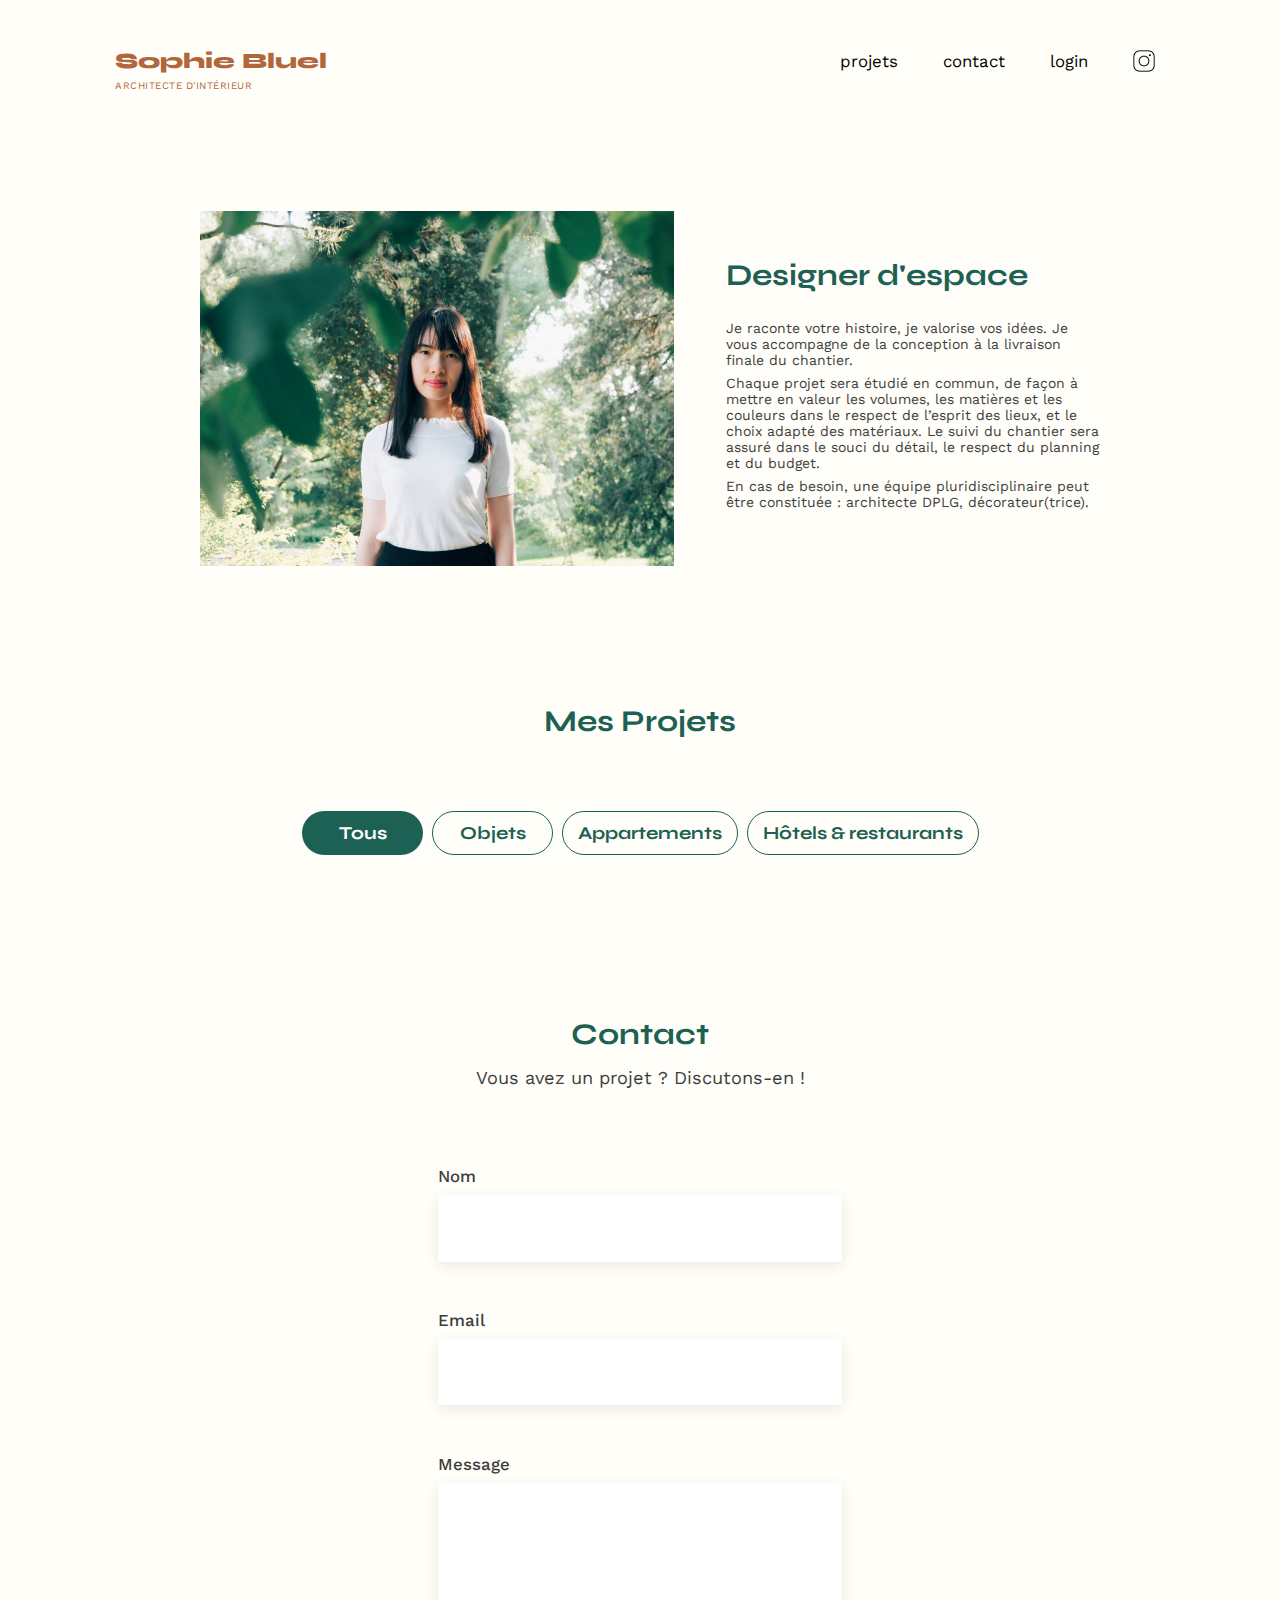
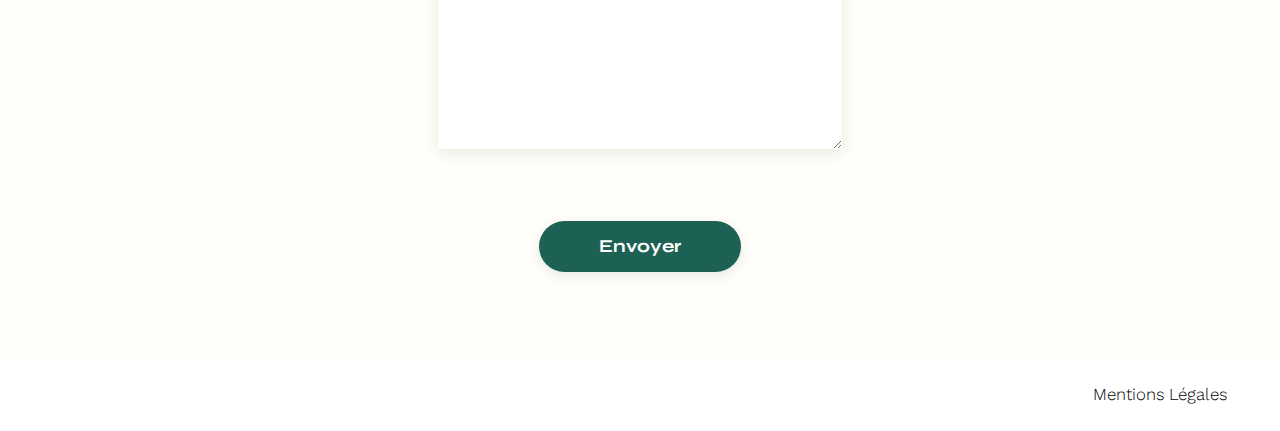
<file: Frontend/index.html>
<!DOCTYPE html>
<html lang="fr">

<head>
	<meta charset="utf-8">
	<meta name="viewport" content="width=device-width, initial-scale=1.0">
	<title>Sophie Bluel - Architecte d'intérieur</title>
	<link rel="preconnect" href="https://fonts.googleapis.com">
	<link rel="preconnect" href="https://fonts.gstatic.com" crossorigin>
	<link
		href="https://fonts.googleapis.com/css2?family=Syne:wght@100;200;300;400;500;600;700;800;900&family=Work+Sans:wght@100;200;300;400;500;600;700;800;900&display=swap"
		rel="stylesheet">
	<meta name="description"
		content="Je raconte votre histoire, je valorise vos idées. Je vous accompagne de la conception à la livraison finale du chantier.">
	<link rel="stylesheet" href="./assets/style.css">
	<link rel="stylesheet" href="./assets/modal.css">
	<script src="travaux.js" defer></script>
	<script src="modal.js" defer></script>
</head>

<body>
	<header>
		<div id="edit-barre">
			<span id="mode-edition" class="open-modal btn-cursor">
				<svg xmlns="http://www.w3.org/2000/svg" fill="none" viewBox="0 0 24 24" strokeWidth={1.5}
					stroke="currentColor" className="w-6 h-6">
					<path strokeLinecap="round" strokeLinejoin="round"
						d="M16.862 4.487l1.687-1.688a1.875 1.875 0 112.652 2.652L10.582 16.07a4.5 4.5 0 01-1.897 1.13L6 18l.8-2.685a4.5 4.5 0 011.13-1.897l8.932-8.931zm0 0L19.5 7.125M18 14v4.75A2.25 2.25 0 0115.75 21H5.25A2.25 2.25 0 013 18.75V8.25A2.25 2.25 0 015.25 6H10" />
				</svg>
				Mode édition
			</span>
			<a href="index.html" id="publication-changements" class="btn-cursor">publier les changements</a>
		</div>
		<div id="logo-nav">
			<h1>Sophie Bluel<span>ARCHITECTE D'INTÉRIEUR</span></h1>
			<nav>
				<ul>
					<li>
						<a href="#portfolio">projets</a>
					</li>
					<li>
						<a href="#contact">contact</a>
					</li>
					<li>
						<a href="login.html" id="login-link">login</a><span id="logout-link" class="btn-cursor">logout</span>
					</li>
					<li>
						<img src="./assets/icons/instagram.png" alt="Instagram">
					</li>
				</ul>
			</nav>
		</div>
	</header>
	<main>
		<section id="introduction">
			<figure>
				<img src="./assets/images/sophie-bluel.png" alt="Photo Sophie Bluel">
				<span id="modifier-1" class="btn-cursor">
					<svg xmlns="http://www.w3.org/2000/svg" fill="none" viewBox="0 0 24 24" strokeWidth={1.5}
						stroke="currentColor" className="w-6 h-6">
						<path strokeLinecap="round" strokeLinejoin="round"
							d="M16.862 4.487l1.687-1.688a1.875 1.875 0 112.652 2.652L10.582 16.07a4.5 4.5 0 01-1.897 1.13L6 18l.8-2.685a4.5 4.5 0 011.13-1.897l8.932-8.931zm0 0L19.5 7.125M18 14v4.75A2.25 2.25 0 0115.75 21H5.25A2.25 2.25 0 013 18.75V8.25A2.25 2.25 0 015.25 6H10" />
					</svg>
					modifier
				</span>
			</figure>
			<article>
				<span id="modifier-article" class="btn-cursor">
					<svg xmlns="http://www.w3.org/2000/svg" fill="none" viewBox="0 0 24 24" strokeWidth={1.5}
						stroke="currentColor" className="w-6 h-6">
						<path strokeLinecap="round" strokeLinejoin="round"
							d="M16.862 4.487l1.687-1.688a1.875 1.875 0 112.652 2.652L10.582 16.07a4.5 4.5 0 01-1.897 1.13L6 18l.8-2.685a4.5 4.5 0 011.13-1.897l8.932-8.931zm0 0L19.5 7.125M18 14v4.75A2.25 2.25 0 0115.75 21H5.25A2.25 2.25 0 013 18.75V8.25A2.25 2.25 0 015.25 6H10" />
					</svg>
					modifier
				</span>
				<h2>Designer d'espace</h2>
				<p>Je raconte votre histoire, je valorise vos idées. Je vous accompagne de la conception à la livraison
					finale du chantier.</p>
				<p>Chaque projet sera étudié en commun, de façon à mettre en valeur les volumes, les matières et les
					couleurs dans le respect de l’esprit des lieux, et le choix adapté des matériaux. Le suivi du
					chantier sera assuré dans le souci du détail, le respect du planning et du budget.</p>
				<p>En cas de besoin, une équipe pluridisciplinaire peut être constituée : architecte DPLG,
					décorateur(trice).</p>
			</article>
		</section>
		<section id="portfolio">
			<h2>Mes Projets</h2>
			<span id="modifier-2" class="open-modal btn-cursor">
				<svg xmlns="http://www.w3.org/2000/svg" fill="none" viewBox="0 0 24 24" strokeWidth={1.5}
					stroke="currentColor" className="w-6 h-6">
					<path strokeLinecap="round" strokeLinejoin="round"
						d="M16.862 4.487l1.687-1.688a1.875 1.875 0 112.652 2.652L10.582 16.07a4.5 4.5 0 01-1.897 1.13L6 18l.8-2.685a4.5 4.5 0 011.13-1.897l8.932-8.931zm0 0L19.5 7.125M18 14v4.75A2.25 2.25 0 0115.75 21H5.25A2.25 2.25 0 013 18.75V8.25A2.25 2.25 0 015.25 6H10" />
				</svg>
				modifier
			</span>
			<div id="contenu-modal">
				<div id="modal-wrapper">
					<h3>Gallerie photo</h3>
					<button id="close-modal" class="close-modal">
						<svg xmlns="http://www.w3.org/2000/svg" fill="none" viewBox="0 0 24 24" stroke-width="1.5"
							stroke="currentColor" class="w-6 h-6">
							<path stroke-linecap="round" stroke-linejoin="round" d="M6 18L18 6M6 6l12 12" />
						</svg>
					</button>
					<div id="gallery-modal">
					</div>
					<input type="submit" value="Ajouter une photo" id="ajout-photo">
					<button id="supression-gallerie">Supprimer la galerie</button>
				</div>
			</div>
			<div id="contenu-2ndmodal">
				<div id="modal-2ndwrapper">
					<h3>Ajout photo</h3>
					<button id="fleche-retour">
						<svg xmlns="http://www.w3.org/2000/svg" fill="none" viewBox="0 0 24 24" strokeWidth={1.5}
							stroke="currentColor" className="w-6 h-6">
							<path strokeLinecap="round" strokeLinejoin="round"
								d="M10.5 19.5L3 12m0 0l7.5-7.5M3 12h18" />
						</svg>
					</button>
					<button id="close-2ndmodal" class="close-modal">
						<svg xmlns="http://www.w3.org/2000/svg" fill="none" viewBox="0 0 24 24" stroke-width="1.5"
							stroke="currentColor" class="w-6 h-6">
							<path stroke-linecap="round" stroke-linejoin="round" d="M6 18L18 6M6 6l12 12" />
						</svg>
					</button>
					<form action="#" method="post" id="form-ajout">
						<fieldset id="fieldset-file">
							<svg xmlns="http://www.w3.org/2000/svg" fill="none" viewBox="0 0 24 24" strokeWidth={1.5}
								stroke="currentColor" className="w-6 h-6">
								<path strokeLinecap="round" strokeLinejoin="round"
									d="M2.25 15.75l5.159-5.159a2.25 2.25 0 013.182 0l5.159 5.159m-1.5-1.5l1.409-1.409a2.25 2.25 0 013.182 0l2.909 2.909m-18 3.75h16.5a1.5 1.5 0 001.5-1.5V6a1.5 1.5 0 00-1.5-1.5H3.75A1.5 1.5 0 002.25 6v12a1.5 1.5 0 001.5 1.5zm10.5-11.25h.008v.008h-.008V8.25zm.375 0a.375.375 0 11-.75 0 .375.375 0 01.75 0z" />
							</svg>
							<label for="image-file" id="label-file">+ Ajouter photo</label>
							<input type="file" name="image-file" id="image-file" accept=".png, .jpg">
							<p>jpg, png : 4mo max</p>
						</fieldset>
						<fieldset id="fieldset-text">
							<label for="titre">Titre</label>
							<input type="text" name="titre" id="titre">
							<label for="categorie">Catégorie</label>
							<select name="categorie" id="categorie">
								<option value="1">Objets</option>
								<option value="2">Appartements</option>
								<option value="3">Hôtels & restaurants</option>
							</select>
						</fieldset>
						<p id="error2"></p>
						<input type="submit" value="Valider" id="valider">
					</form>
				</div>
			</div>
			<div id="filtres">
				<button id="btn-filtrer-tous">Tous</button>
				<button id="btn-filtrer-objets">Objets</button>
				<button id="btn-filtrer-appartements">Appartements</button>
				<button id="btn-filtrer-hotels-restaurants">Hôtels & restaurants</button>
			</div>
			<div class="gallery">
			</div>
		</section>
		<section id="contact">
			<h2>Contact</h2>
			<p>Vous avez un projet ? Discutons-en !</p>
			<form action="#" method="post">
				<label for="name">Nom</label>
				<input type="text" name="name" id="name">
				<label for="email">Email</label>
				<input type="email" name="email" id="email">
				<label for="message">Message</label>
				<textarea name="message" id="message" cols="30" rows="10"></textarea>
				<input type="submit" value="Envoyer">
			</form>
		</section>
	</main>
	<footer>
		<nav>
			<ul>
				<li>Mentions Légales</li>
			</ul>
		</nav>
	</footer>
</body>

</html>
</file>
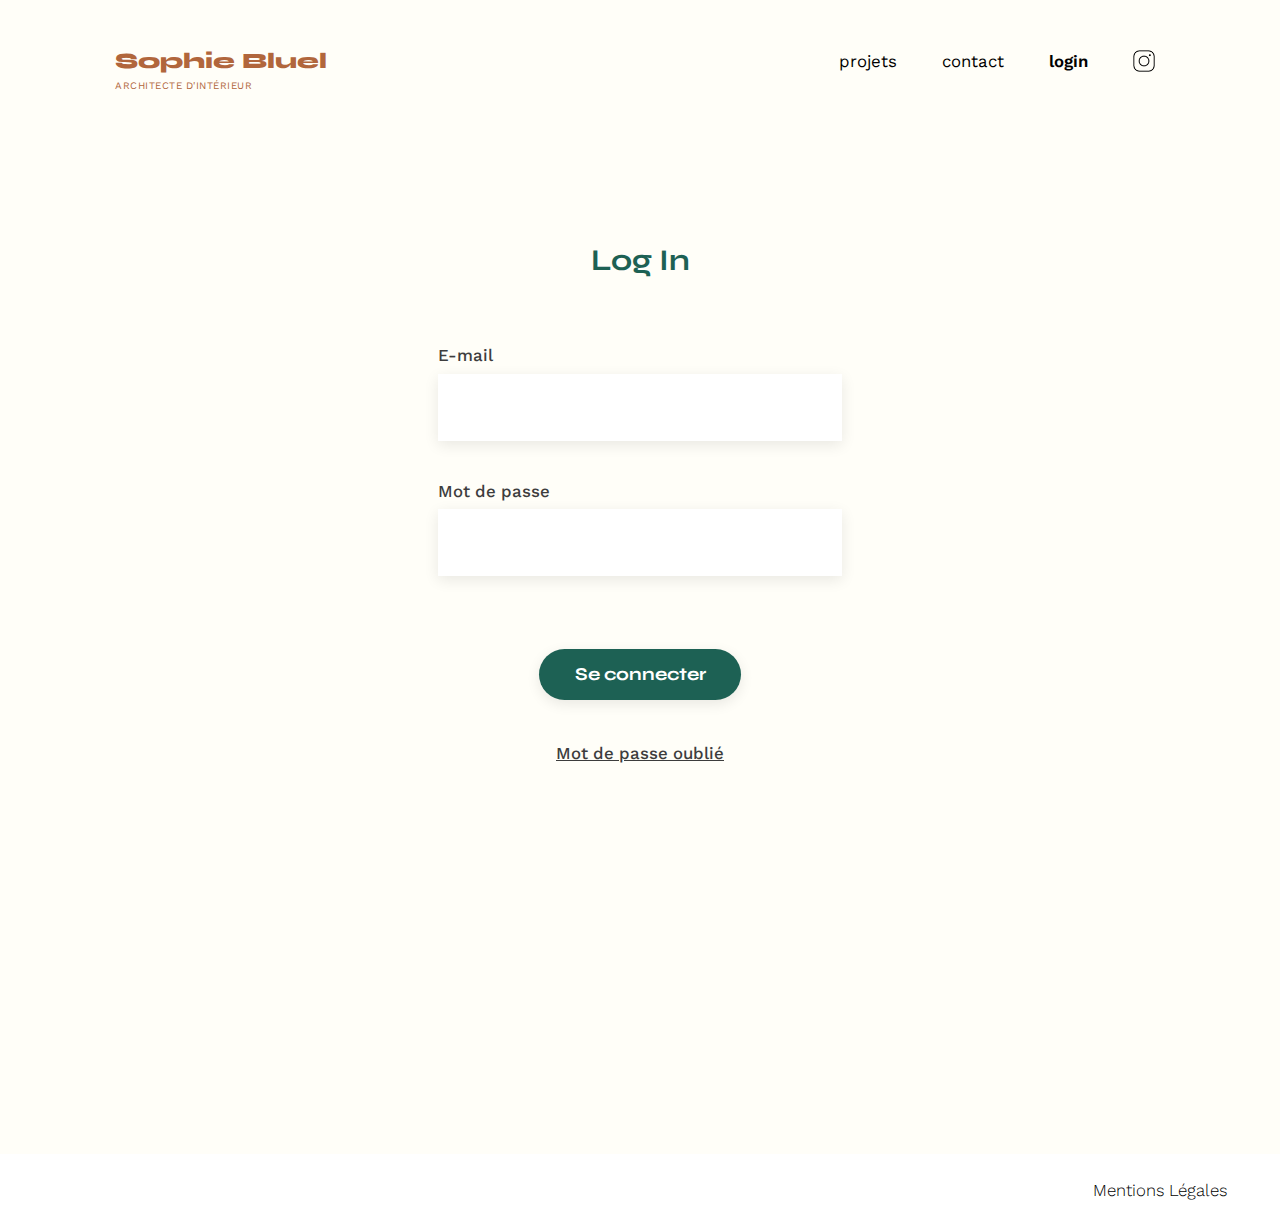
<file: Frontend/login.html>
<!DOCTYPE html>
<html lang="fr">

<head>
    <meta charset="UTF-8">
    <title>Sophie Bluel - Architecte d'intérieur</title>
    <meta name="viewport" content="width=device-width, initial-scale=1.0">
    <link rel="preconnect" href="https://fonts.googleapis.com">
    <link rel="preconnect" href="https://fonts.gstatic.com" crossorigin>
    <link href="https://fonts.googleapis.com/css2?family=Syne:wght@700;800&family=Work+Sans:wght@400;600&display=swap"
        rel="stylesheet">
    <meta name="description" content="">
    <link rel="stylesheet" href="./assets/style.css">
    <link rel="stylesheet" href="./assets/login.css">
    <script src="login.js" defer></script>
</head>

<body>
    <header>
        <div id="logo-nav">
            <h1>Sophie Bluel<span>ARCHITECTE D'INTÉRIEUR</span></h1>
            <nav>
                <ul>
                    <li>
                        <a href="index.html#portfolio">projets</a>
                    </li>
                    <li>
                        <a href="index.html#contact">contact</a>
                    </li>
                    <li>
                        <a href="login.html" id="nav-login">login</a>
                    </li>
                    <li>
                        <img src="./assets/icons/instagram.png" alt="Instagram">
                    </li>
                </ul>
            </nav>
        </div>
    </header>
    <main>
        <section id="login">
            <h2>Log In</h2>
            <form action="#" method="post" id="login-form">
                <label for="email">E-mail</label>
                <input type="email" name="email" id="email">
                <label for="password">Mot de passe</label>
                <input type="password" name="password" id="password">
                <p id="error"></p>
                <input type="submit" value="Se connecter" id="submit">
            </form>
            <a href="#" id="mot-de-passe-oublie">Mot de passe oublié</a>
        </section>
    </main>
    <footer>
        <nav>
            <ul>
                <li>Mentions Légales</li>
            </ul>
        </nav>
    </footer>
</body>

</html>
</file>
<file: Frontend/assets/modal.css>
#contenu-modal,
#contenu-2ndmodal {
	position: fixed;
	justify-content: center;
	align-items: center;
	top: 0;
	left: 0;
	width: 100%;
	height: 100%;
	margin: 0;
	background: rgba(0, 0, 0, 0.3);
}

#contenu-2ndmodal {
	background: rgba(0, 0, 0, 0.0);
}

#modal-wrapper,
#modal-2ndwrapper {
	overflow: auto;
	display: flex;
	flex-direction: column;
	align-items: center;
	justify-content: center;
	height: 100%;
	width: 46%;
	border-radius: 10px;
	background-color: #FFFFFF;
}

#modal-wrapper h3,
#modal-2ndwrapper h3 {
	display: flex;
	font-family: 'Work Sans';
	font-weight: 400;
	font-size: 1.8em;
	margin-top: 145px;
	margin-bottom: 50px;
}

#close-modal {
	position: absolute;
	top: 25px;
	right: 29vw;
	text-decoration: none;
	border: none;
	width: 2.2em;
	background-color: #FFFFFF;
}

#gallery-modal {
	width: 70%;
	display: grid;
	grid-template-columns: 1fr 1fr 1fr 1fr 1fr;
	grid-column-gap: 7px;
	grid-row-gap: 2px;
	padding-bottom: 30px;
	border-bottom: 1px solid #B3B3B3;
}

#gallery-modal figure {
	height: 100%;
	width: 100%;
	font-size: 0.6em;
}

.figure-modal {
	position: relative;
}

.figure-modal svg {
	position: absolute;
	padding: 2px;
	border-radius: 2px;
	top: 5px;
	right: 5px;
	width: 15px;
	height: 15px;
	background: #000;
	color: #FFF;
}

#gallery-modal img {
	max-height: 100%;
	width: 100%;
}

#gallery-modal button {
	width: 10%;
	color: #FFF;
	background-color: #000;
	margin: 2px;
	border-radius: 1px;
}

#gallery-modal figcaption {
	margin-top: 3px;
	font-size: 1.2em;
	margin-bottom: 8px;
}

#modal-wrapper input,
#valider {
	align-items: center;
	font-family: 'Syne';
	font-weight: 700;
	font-size: 1.2em;
	max-width: 237px;
	min-height: 36px;
	margin: 1%;
	margin-top: 35px;
	text-align: center;
	border-radius: 60px;
	border: none;
	box-shadow: 0px 4px 14px rgba(0, 0, 0, 0.09);
}

#supression-gallerie {
	display: flex;
	justify-content: center;
	width: 70%;
	margin-top: 15px;
	font-family: 'Syne';
	font-weight: 400;
	font-size: 1.2em;
	height: auto;
	color: #D65353;
	background-color: #FFFFFF;
	border: none;
	margin-bottom: 2em;
	text-align: center;
}

/* Deuxième page modale */

#modal-2ndwrapper {
	overflow: auto;
	display: flex;
	flex-direction: column;
	justify-content: center;
	padding: 0;
	row-gap: 10px;
}

#modal-2ndwrapper h3 {
	margin-top: 150px;
	margin-bottom: 9px;
}

#fleche-retour {
	position: absolute;
	top: 25px;
	left: 29vw;
	text-decoration: none;
	border: none;
	width: 2.1em;
	background-color: #FFFFFF;
}

#close-2ndmodal {
	position: absolute;
	top: 25px;
	right: 29vw;
	text-decoration: none;
	border: none;
	width: 2.2em;
	background-color: #FFFFFF;
}

#modal-2ndwrapper form {
	display: flex;
	flex-direction: column;
	justify-content: center;
	align-items: center;
}

#modal-2ndwrapper input, #modal-2ndwrapper select {
	width: 100%;
	height: 51px;
	border: none;
	box-shadow: 0px 4px 14px rgba(0, 0, 0, 0.09);
}

#fieldset-file {
	position: relative;
	display: flex;
	flex-direction: column;
	row-gap: 13px;
	align-items: center;
	background: #E8F1F6;
	border-radius: 3px;
	margin: 7% 0 6% 0;
	width: 28em;
	height: 13em;
}

#fieldset-file svg {
	width: 5em;
	color: #B9C5CC;
	margin-top: 12px;
}

#label-file {
	display: flex;
	justify-content: center;
	align-items: center;
    cursor: pointer;
    color: #306685;
	background: #CBD6DC;
	width: 43%;
	height: 36px;
	border: none;
	text-align: center;
	border-radius: 50px;
	font-weight: 500;
	font-size: 1.1em;
}

#fieldset-file input {
	display: none;
	margin: 0;
}

#fieldset-file p {
	margin-bottom: 20px;
	font-size: 0.8em;
	color: #444444;
}

#fieldset-file img {
	position: absolute;
	height: 13em;
}

#fieldset-text {
	margin-top: 10px;
	font-weight: 500;
	padding-bottom: 4%;
	border-bottom: 1px solid #B3B3B3;
}

#fieldset-text label {
	color: #3D3D3D;
}

#fieldset-text input, #fieldset-text select {
	background-color: #FFFFFF;
	margin: 0.9em 0 2em 0;
}

input#valider {
	display: block;
	font-weight: 700;
	font-size: 1.1em;
	background: #A7A7A7;
	text-align: center;
	height: 36px;
	margin-bottom: 40px;
	margin-top: 8%;
}

input#valider:hover {
	background-color: #1D6154;
}

#error2 {
	position: relative;
	top: 17px;
	font-family: 'Syne';
    font-weight: 300;
    font-size: 1.2em;
    color: #ff0c16;
}
</file>
<file: Frontend/assets/login.css>
#nav-login {
    font-weight: 600;
}

#login {
    width: 50%;
    margin: auto;
    margin-top: 11em;
    margin-bottom: 28em;
}

#login>* {
    text-align: center;
}

#login h2 {
    margin-bottom: 20px;
}

#login p {
    font-size: 1.3em;
}

#login form {
    text-align: left;
    margin-top: 30px;
    display: flex;
    flex-direction: column;
}

#login input {
    min-height: 51px;
    border: none;
    box-shadow: 0px 4px 14px rgba(0, 0, 0, 0.09);
}

#login label {
    margin: 2.5em 0 0.6em 0;
    font-family: 'Work Sans';
    font-weight: 500;
    font-size: 1.2em;
    color: #3D3D3D;
}

#login textarea {
    min-height: 20em;
    margin-bottom: 35px;
    border: none;
    box-shadow: 0px 4px 14px rgba(0, 0, 0, 0.09);
}

input[type="submit"] {
    margin: 2em auto;
    margin-bottom: 2.5em;
    text-align: center;
    border-radius: 60px;
}

input#email,
input#password {
    min-height: 5em;
    margin: 0
}

#error {
    display: flex;
    justify-content: center;
    font-family: 'Work Sans';
    font-weight: 500;
    font-size: 1.2em;
    color: #ff0c16;
    margin-top: 2em;
}

#mot-de-passe-oublie {
    display: flex;
    justify-content: center;
    font-family: 'Work Sans';
    font-weight: 500;
    font-size: 1.2em;
    color: #3D3D3D;
}
</file>
<file: Frontend/assets/style.css>
/* http://meyerweb.com/eric/tools/css/reset/
   v2.0 | 20110126
   License: none (public domain)
*/

html,
body,
div,
span,
applet,
object,
iframe,
h1,
h2,
h3,
h4,
h5,
h6,
p,
blockquote,
pre,
a,
abbr,
acronym,
address,
big,
cite,
code,
del,
dfn,
em,
img,
ins,
kbd,
q,
s,
samp,
small,
strike,
strong,
sub,
sup,
tt,
var,
b,
u,
i,
center,
dl,
dt,
dd,
ol,
ul,
li,
fieldset,
form,
label,
legend,
table,
caption,
tbody,
tfoot,
thead,
tr,
th,
td,
article,
aside,
canvas,
details,
embed,
figure,
figcaption,
footer,
header,
hgroup,
menu,
nav,
output,
ruby,
section,
summary,
time,
mark,
audio,
video {
	margin: 0;
	padding: 0;
	border: 0;
	font-size: 100%;
	font: inherit;
	vertical-align: baseline;
}

/* HTML5 display-role reset for older browsers */
article,
aside,
details,
figcaption,
figure,
footer,
header,
hgroup,
menu,
nav,
section {
	display: block;
}

* {
    box-sizing: border-box;
}

img {
    object-fit: cover;
}

body {
	line-height: 1;
}

ol,
ul {
	list-style: none;
}

blockquote,
q {
	quotes: none;
}

blockquote:before,
blockquote:after,
q:before,
q:after {
	content: '';
	content: none;
}

table {
	border-collapse: collapse;
	border-spacing: 0;
}

/** end reset css**/
body {
	max-width: 1440px;
	background: #FFFEF8;
	font-family: 'Work Sans';
	font-size: 14px;
}

nav a {
	text-decoration: none;
	color: #000000;
}

p,
figcaption,
label {
	color: #3D3D3D;
}

header {
	display: flex;
	flex-wrap: wrap;
	width: 100%;
}

button, input[type="submit"], .btn-cursor {
	cursor: pointer;
}

#logo-nav {
	display: flex;
	width: 100%;
	justify-content: space-between;
	margin: 50px 0;
	margin: 50px 9% 0 9%;
}

main {
	margin: 2% 9% 0 9%;
}

section {
	margin: 120px 0;
	padding: 0 60px;
}

h1 {
	display: flex;
	flex-direction: column;
	row-gap: 9px;
	font-family: 'Syne';
	font-size: 22px;
	font-weight: 800;
	color: #B1663C
}

h1>span {
	font-family: 'Work Sans';
	font-size: 10px;
	font-weight: 400;
	letter-spacing: 0.05em;

}

h2 {
	font-family: 'Syne';
	font-weight: 700;
	font-size: 30px;
	color: #1D6154
}

nav ul {
	display: flex;
	align-items: center;
	justify-content: space-around;
	list-style-type: none;
	column-gap: 25px;
}

nav li {
	padding: 0 10px;
	font-size: 1.2em;
}

#login-link {
	display: inline;
}

li img {
	display: inline-flex;
	justify-content: center;
	align-items: center;
	vertical-align: middle;
	max-height: 1.3em;
	width: auto;
}

#introduction {
	display: flex;
	align-items: center;
}

#introduction figure {
	flex: 1;
	margin-left: 25px;
}

#introduction img {
	display: block;
	max-width: 474px;
}

#introduction article {
	flex: 1;
	margin-left: 50px;
	padding: 2px;
}

#introduction h2 {
	margin-bottom: 1em;
}

#introduction p {
	margin-bottom: 0.5em;
	font-weight: 400;
	font-size: 14px;
	line-height: 16px;
}

#portfolio {
	margin: 140px 0 90px 0;
	padding: 0 60px;
}

#portfolio h2 {
	text-align: center;
	margin-bottom: 1.9em;
}

#filtres {
	display: flex;
	justify-content: center;
	margin: 0;
}

#filtres button {
	font-family: 'Syne';
	font-weight: 700;
	height: auto;
	font-size: 1.3em;
	color: #1D6154;
	background-color: #FFFEF8;
	border: 1.5px solid #1D6154;
	margin: 1em 0.2em 3em 0.3em;
	min-width: 13%;
	text-align: center;
	border-radius: 60px;
	padding: 10px 15px;
}

#filtres button:hover {
	color: white;
	background-color: #1D6154;
	border: none;
}

#filtres button:first-of-type {
	color: white;
	background-color: #1D6154;
	border: none;
}

.gallery {
	width: 100%;
	display: grid;
	grid-template-columns: 1fr 1fr 1fr;
	grid-column-gap: 20px;
	grid-row-gap: 20px;
	margin-top: 1.4em;
}

.gallery img {
	width: 100%;

}

.gallery figcaption {
	font-family: 'Work Sans';
	font-size: 1em;
	font-weight: 400;
	margin-top: 9px;
}

#contact {
	width: 50%;
	margin: auto;
}

#contact>* {
	text-align: center;
}

#contact h2 {
	margin-bottom: 20px;
}

#contact p {
	font-size: 1.3em;
}

#contact form {
	text-align: left;
	margin-top: 30px;
	display: flex;
	flex-direction: column;
}

#contact input {
	min-height: 51px;
	border: none;
	box-shadow: 0px 4px 14px rgba(0, 0, 0, 0.09);
}

#contact label {
	margin: 3em 0 0.6em 0;
	font-family: 'Work Sans';
	font-weight: 500;
	font-size: 1.2em;
}

#contact textarea {
	min-height: 20em;
	margin-bottom: 35px;
	border: none;
	box-shadow: 0px 4px 14px rgba(0, 0, 0, 0.09);
}

input[type="submit"] {
	font-family: 'Syne';
	font-weight: 700;
	font-size: 1.3em;
	color: white;
	background-color: #1D6154;
	min-width: 50%;
	margin: 2em auto;
	text-align: center;
	border-radius: 60px;
}

input[type="submit"]:hover {
	background-color: #0E2F28;
}

input#name,
input#email {
	min-height: 5em;
	margin: 0
}

footer {
	display: flex;
	justify-content: flex-end;
	align-items: center;
	vertical-align: middle;
	background: white;
	margin-top: 50px;
}

footer nav {
	font-size: 1em;
	font-weight: 300;
	padding-right: 15px;
	margin: 2em
}


/* Style ajouté à la connexion */


#edit-barre,
#logout-link,
#mode-edition,
#modifier-article,
#modifier-1, 
#modifier-2,
#contenu-modal,
#contenu-2ndmodal {
	display: none;
}

#edit-barre {
	align-items: center;
	justify-content: center;
	column-gap: 30px;
	min-width: 100%;
	height: 59px;
	background-color: #000000;
}

#edit-barre a {
	text-decoration: none;
}

#edit-barre svg {
	position: relative;
	top: 4px;
	height: 1.3em;
}

#mode-edition {
	color: #FFFFFF;
	font-weight: 400;
	font-size: 16px;
	position: relative;
	bottom: 3px
}

#publication-changements {
	display: inline-flex;
	justify-content: center;
	align-items: center;
	border-radius: 60px;
	font-weight: 500;
	font-size: 14px;
	background-color: #FFFFFF;
	height: 38px;
	min-width: 17%;
	color: #000000;
}

#modifier-1 {
	position: relative;
	top: 9px;
	font-weight: 400;
	font-size: 14px;
	text-decoration: none;
	color: #000000;
}

figure svg {
	position: relative;
	top: 6px;
	height: 1.6em;
	color: #000000;
}

#modifier-2 {
	position: absolute;
	top: 787px;
	left: 768px;
	font-weight: 400;
	font-size: 14px;
	text-decoration: none;
	color: #000000;
}

#modifier-2 svg {
	position: relative;
	top: 6px;
	height: 1.6em;
	color: #000000;
}


#modifier-article {
	position: relative;
	bottom: 30px;
	right: 1px;
	font-weight: 400;
	font-size: 14px;
	text-decoration: none;
	color: #000000;
}

#modifier-article svg {
	position: relative;
	top: 6px;
	height: 1.6em;
}
</file>
